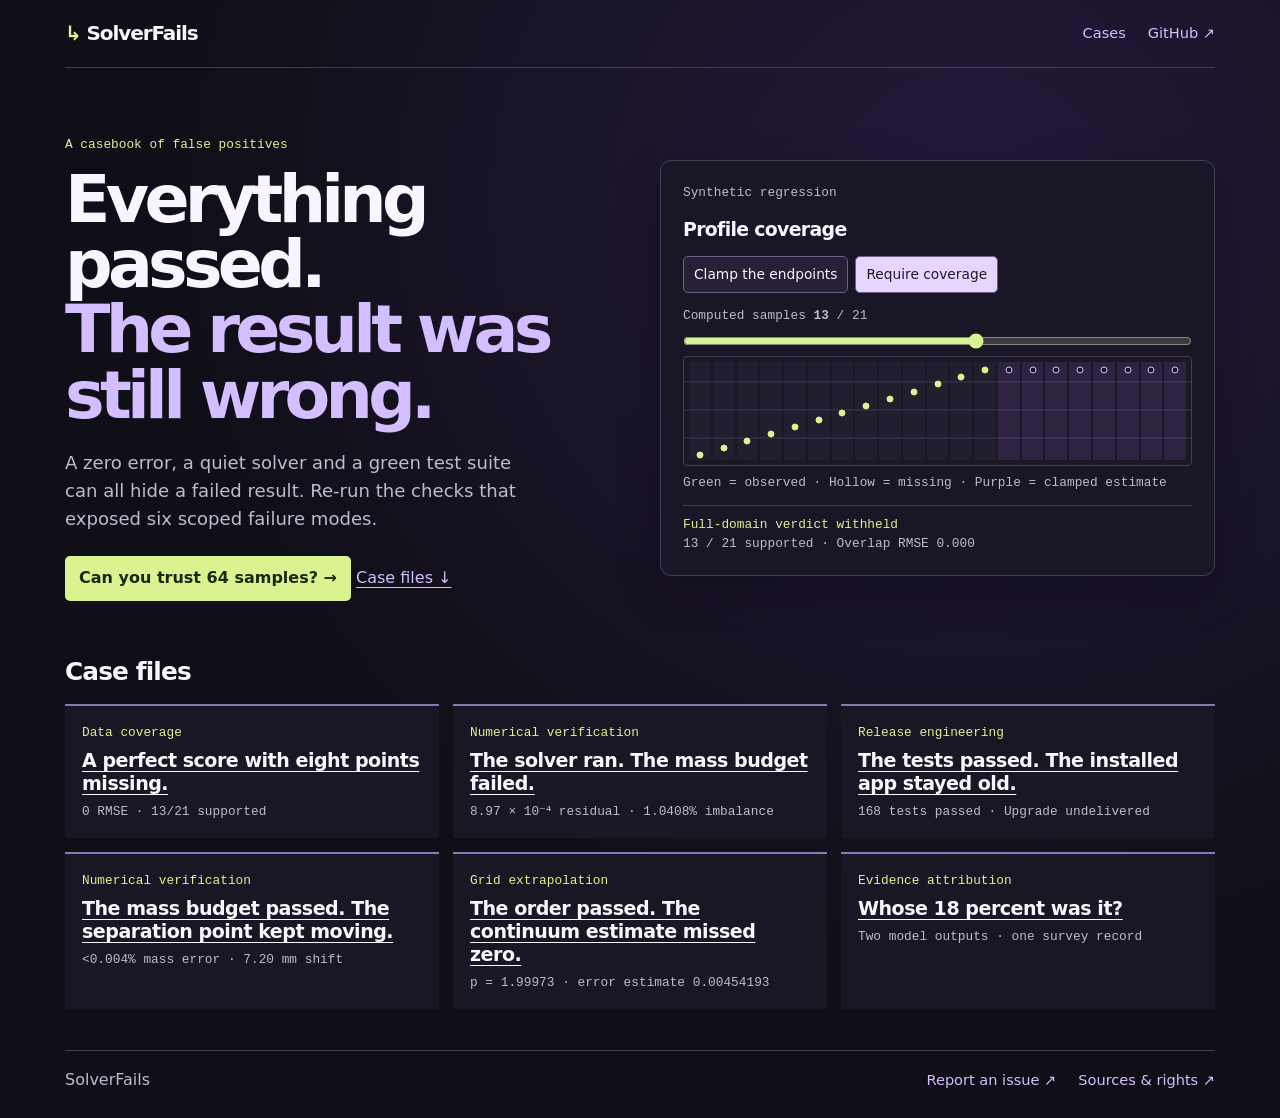
<file: site/index.html>
<!doctype html>
<html lang="en"><head><meta charset="utf-8"><meta name="viewport" content="width=device-width, initial-scale=1">
<meta name="description" content="Reproducible case files on false positives in computing."><title>SolverFails</title><link rel="stylesheet" href="style.css"><script type="module" src="ui.mjs"></script></head>
<body><a class="skip" href="#main">Skip to content</a><header class="bar"><a class="brand" href="./"><b>↳</b> SolverFails</a><nav aria-label="Primary"><a href="./#cases">Cases</a><a href="https://github.com/hengyuhang61-creator/solverfails">GitHub ↗</a></nav></header>
<main id="main"><section class="hero"><div><p class="kind">A casebook of false positives</p><h1>Everything passed.<br><em>The result was<br>still wrong.</em></h1><p class="lede">A zero error, a quiet solver and a green test suite can all hide a failed result. Re-run the checks that exposed six scoped failure modes.</p><a class="action" href="challenge.html">Can you trust 64 samples? →</a> <a href="#cases">Case files ↓</a></div><section class="console" aria-labelledby="demo-title"><p class="tag">Synthetic regression</p><h2 id="demo-title">Profile coverage</h2>
<div class="controls" role="group" aria-label="Scoring method"><button id="naive" aria-pressed="false">Clamp the endpoints</button><button id="strict" aria-pressed="true">Require coverage</button></div>
<label for="extent">Computed samples <strong id="count">13</strong> / 21</label><input id="extent" type="range" min="2" max="21" value="13">
<div id="plot" class="plot" aria-hidden="true"></div><p class="legend">Green = observed · Hollow = missing · Purple = clamped estimate</p>
<output id="result" for="extent" aria-live="polite">Full-domain verdict withheld<br><small>13 / 21 supported · Overlap RMSE 0.000</small></output><noscript>Enable JavaScript for the live check, or use the command-line example.</noscript>
</section></section><section id="cases"><h2>Case files</h2><div class="cards"><article class="card"><p class="kind">Data coverage</p><h3><a href="coverage.html">A perfect score with eight points missing.</a></h3><p class="fact">0 RMSE · 13/21 supported</p></article>
<article class="card"><p class="kind">Numerical verification</p><h3><a href="conservation.html">The solver ran. The mass budget failed.</a></h3><p class="fact">8.97 × 10⁻⁴ residual · 1.0408% imbalance</p></article>
<article class="card"><p class="kind">Release engineering</p><h3><a href="deployment.html">The tests passed. The installed app stayed old.</a></h3><p class="fact">168 tests passed · Upgrade undelivered</p></article>
<article class="card"><p class="kind">Numerical verification</p><h3><a href="mach5-drift.html">The mass budget passed. The separation point kept moving.</a></h3><p class="fact">&lt;0.004% mass error · 7.20 mm shift</p></article>
<article class="card"><p class="kind">Grid extrapolation</p><h3><a href="witnesses.html#grid">The order passed. The continuum estimate missed zero.</a></h3><p class="fact">p = 1.99973 · error estimate 0.00454193</p></article>
<article class="card"><p class="kind">Evidence attribution</p><h3><a href="witnesses.html#survey">Whose 18 percent was it?</a></h3><p class="fact">Two model outputs · one survey record</p></article></div></section></main><footer><span>SolverFails</span><a href="https://github.com/hengyuhang61-creator/solverfails/issues/new">Report an issue ↗</a><a href="https://github.com/hengyuhang61-creator/solverfails/blob/main/THIRD_PARTY_NOTICES.md">Sources &amp; rights ↗</a></footer></body></html>
</file>
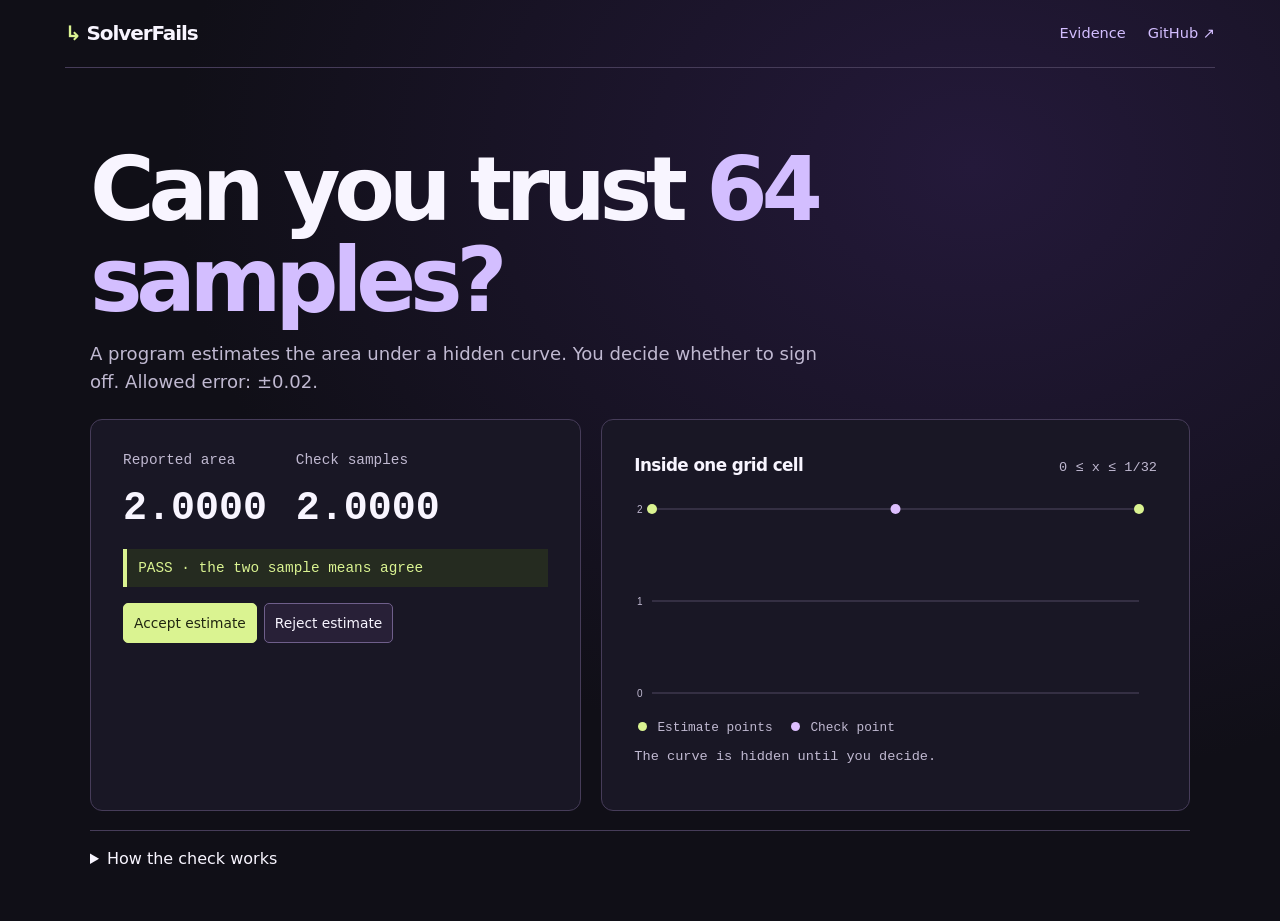
<file: site/challenge.html>
<!doctype html>
<html lang="en"><head><meta charset="utf-8"><meta name="viewport" content="width=device-width, initial-scale=1">
<meta name="description" content="Make a call from 64 samples. Reveal the exact answer, move the sampling points and export a runnable regression.">
<title>Can you trust 64 samples? · SolverFails</title><link rel="stylesheet" href="style.css"><link rel="stylesheet" href="challenge.css">
<script type="module" src="challenge-ui.mjs"></script></head>
<body><a class="skip" href="#main">Skip to content</a><header class="bar"><a class="brand" href="index.html"><b>↳</b> SolverFails</a><nav><a href="witnesses.html">Evidence</a><a href="https://github.com/hengyuhang61-creator/solverfails">GitHub ↗</a></nav></header>
<main id="main" class="challenge"><h1>Can you trust <em>64 samples?</em></h1><p class="lede">A program estimates the area under a hidden curve. You decide whether to sign off. Allowed error: ±0.02.</p>
<div class="board"><section class="decision" aria-label="Review the estimate">
<div class="stats"><div>Reported area<strong id="estimate">…</strong></div><div>Check samples<strong id="witness">…</strong></div></div>
<p class="signal" id="signal" aria-live="polite"></p>
<div class="controls" id="votes"><button id="ship" class="primary">Accept estimate</button><button id="hold">Reject estimate</button></div>
<p id="feedback" role="status"></p>
<div id="after" hidden><p id="truth"></p><label for="method">Place the second set of 32 points</label><select id="method"><option value="interleaved">Interleaved · half a cell</option><option value="staggered">Staggered · 0.382 cells</option></select><p id="audit"></p>
<div class="controls"><button id="export">Export Python test ↓</button><button id="next">Next challenge →</button></div><a id="share" href="challenge.html">Share this challenge</a></div></section>
<section class="scope" aria-label="Sample plot"><div class="plot-title"><h2>Inside one grid cell</h2><span>0 ≤ x ≤ 1/32</span></div><canvas id="curve" width="640" height="300" aria-label="First grid cell with primary and check samples"></canvas>
<p class="legend"><i></i> Estimate points <b></b> Check point <span id="curve-key" hidden> · Line = revealed curve</span></p><p id="formula">The curve is hidden until you decide.</p></section></div>
<details><summary>How the check works</summary><p>The estimate averages 32 equally spaced values on [0,1). A second set of 32 values checks it. Agreement within 0.02 gives a green signal. Each sampling rule gets exactly 64 evaluations. The analytical integral grades your choice after the reveal. These are constructed waveforms.</p>
<p><a href="sampling-summary.json">Sweep results by input family</a> · <a href="https://github.com/hengyuhang61-creator/solverfails/blob/main/challenge/PROTOCOL.md">Inputs, oracle and reproduction</a> · <a href="witnesses.html#grid">Real passing upstream test</a></p></details>
<noscript>Run <code>node challenge/sweep.mjs</code> in the source download to replay the benchmark without JavaScript in the browser.</noscript></main></body></html>
</file>
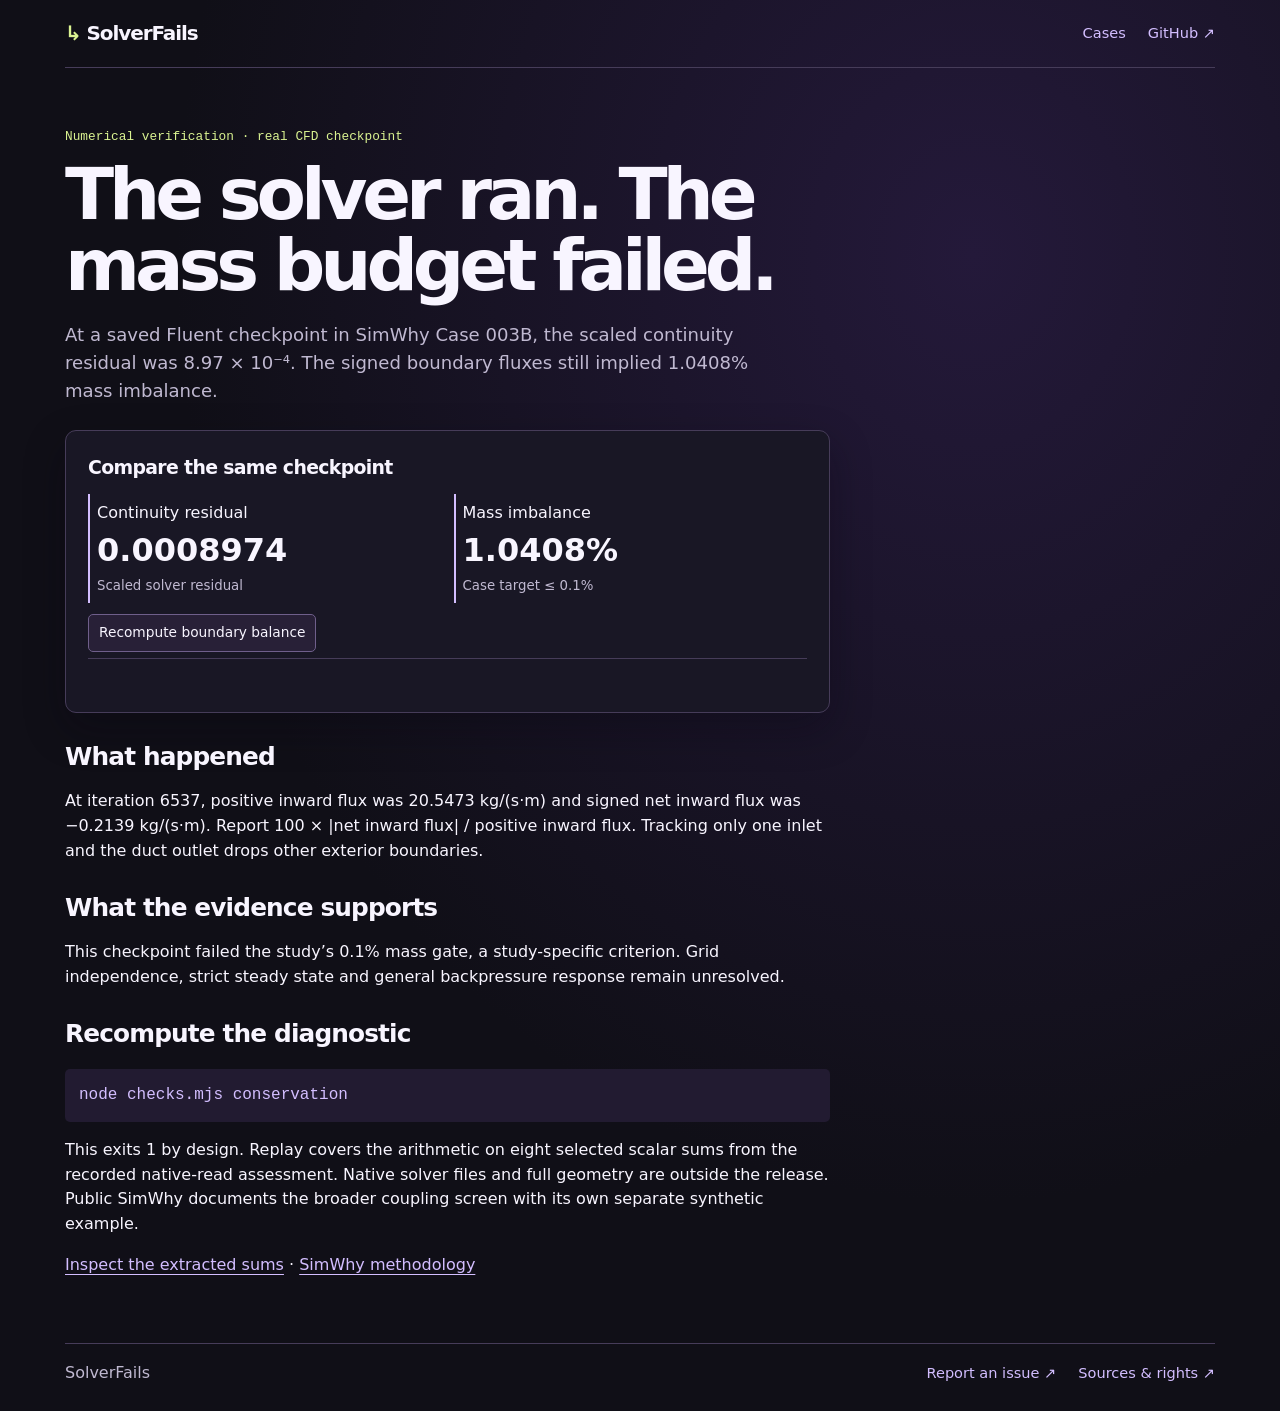
<file: site/conservation.html>
<!doctype html>
<html lang="en"><head><meta charset="utf-8"><meta name="viewport" content="width=device-width, initial-scale=1">
<meta name="description" content="The solver ran. The mass budget failed."><title>Conservation · SolverFails</title><link rel="stylesheet" href="style.css"><script type="module" src="ui.mjs"></script></head>
<body><a class="skip" href="#main">Skip to content</a><header class="bar"><a class="brand" href="./"><b>↳</b> SolverFails</a><nav aria-label="Primary"><a href="./#cases">Cases</a><a href="https://github.com/hengyuhang61-creator/solverfails">GitHub ↗</a></nav></header>
<main id="main"><article class="case"><p class="kind">Numerical verification · real CFD checkpoint</p><h1>The solver ran. The mass budget failed.</h1><p class="lede">At a saved Fluent checkpoint in SimWhy Case 003B, the scaled continuity residual was 8.97 × 10⁻⁴. The signed boundary fluxes still implied 1.0408% mass imbalance.</p>
<section class="console evidence"><h2>Compare the same checkpoint</h2><div class="metrics"><div>Continuity residual<strong>0.0008974</strong><small>Scaled solver residual</small></div><div>Mass imbalance<strong>1.0408%</strong><small>Case target ≤ 0.1%</small></div></div><button id="budget">Recompute boundary balance</button><output id="budget-result" aria-live="polite"></output></section>
<h2>What happened</h2><p>At iteration 6537, positive inward flux was 20.5473 kg/(s·m) and signed net inward flux was −0.2139 kg/(s·m). Report 100 × |net inward flux| / positive inward flux. Tracking only one inlet and the duct outlet drops other exterior boundaries.</p>
<h2>What the evidence supports</h2><p>This checkpoint failed the study’s 0.1% mass gate, a study-specific criterion. Grid independence, strict steady state and general backpressure response remain unresolved.</p>
<h2>Recompute the diagnostic</h2><pre><code>node checks.mjs conservation</code></pre><p>This exits 1 by design. Replay covers the arithmetic on eight selected scalar sums from the recorded native-read assessment. Native solver files and full geometry are outside the release. Public SimWhy documents the broader coupling screen with its own separate synthetic example.</p>
<p><a href="case003b.json">Inspect the extracted sums</a> · <a href="https://github.com/yuhangheng/simwhy/blob/a9c1578d043418ba1871030189d4067fe904401e/docs/coupling_evidence.md">SimWhy methodology</a></p></article></main><footer><span>SolverFails</span><a href="https://github.com/hengyuhang61-creator/solverfails/issues/new">Report an issue ↗</a><a href="https://github.com/hengyuhang61-creator/solverfails/blob/v0.1.0/THIRD_PARTY_NOTICES.md">Sources &amp; rights ↗</a></footer></body></html>
</file>
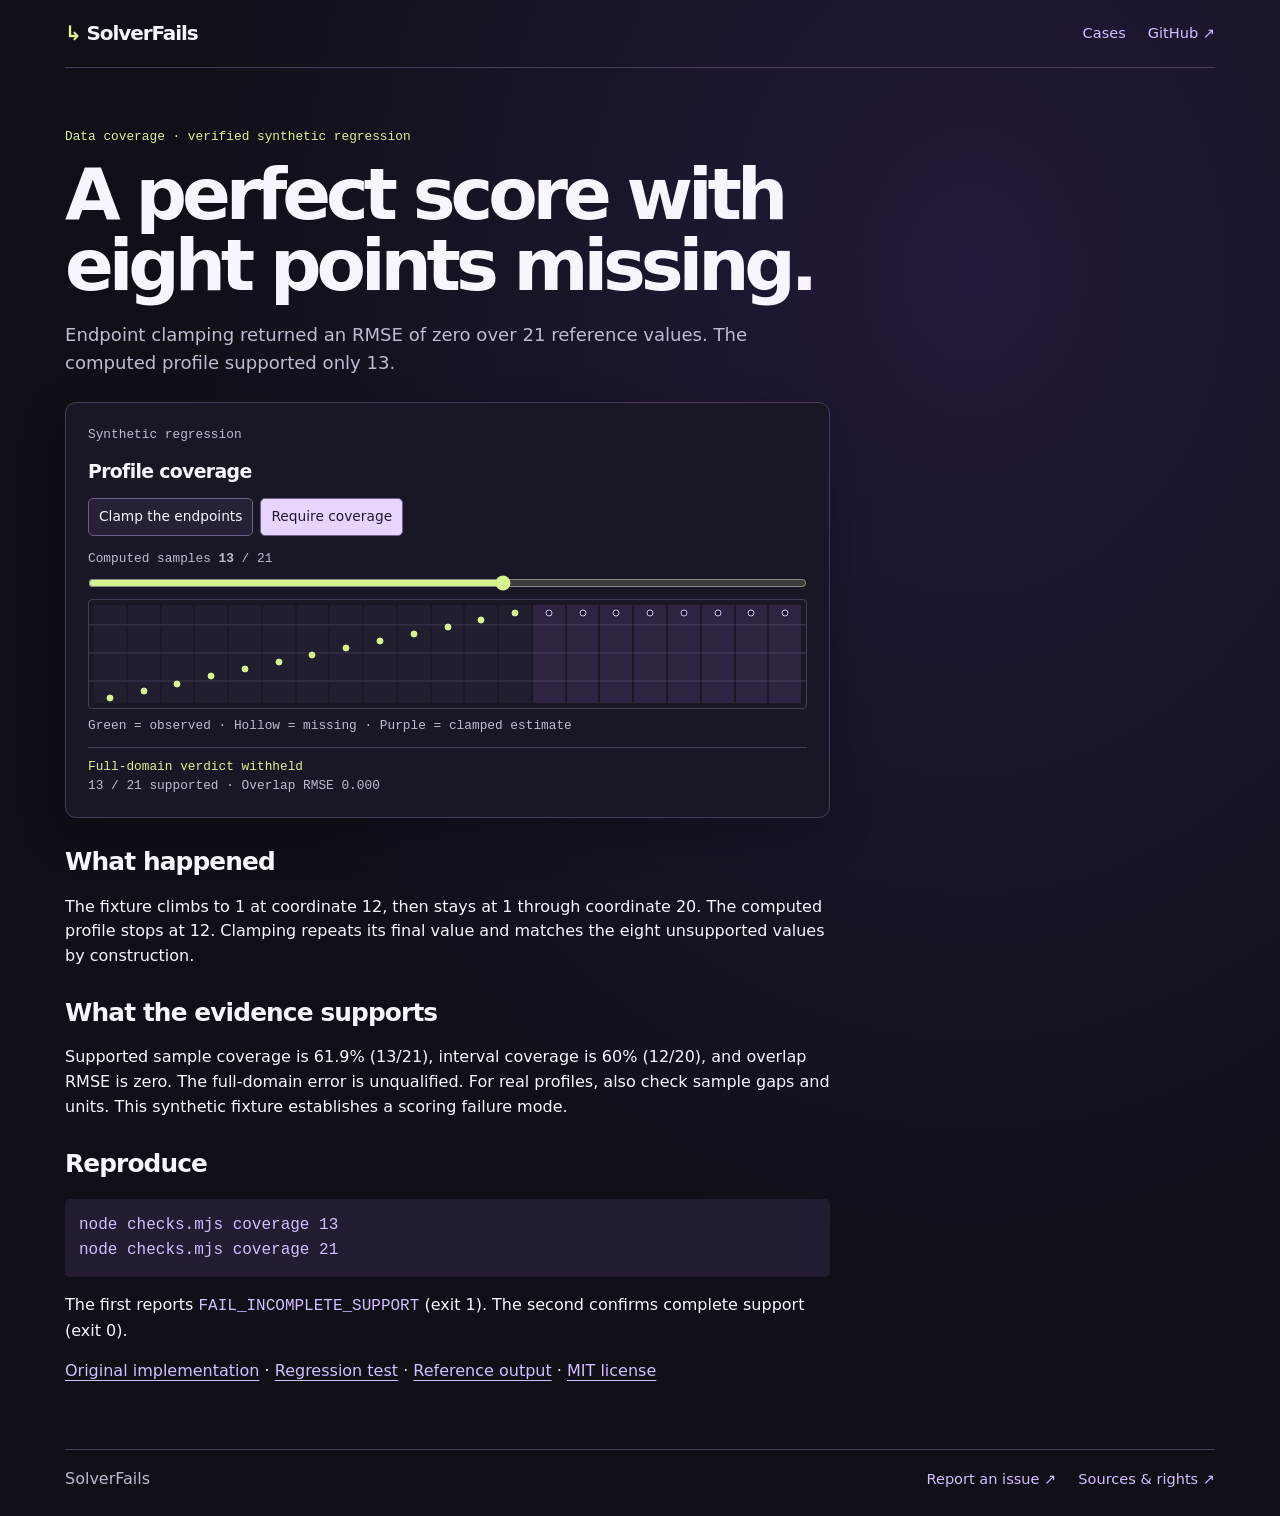
<file: site/coverage.html>
<!doctype html>
<html lang="en"><head><meta charset="utf-8"><meta name="viewport" content="width=device-width, initial-scale=1">
<meta name="description" content="A perfect score with eight points missing."><title>Coverage · SolverFails</title><link rel="stylesheet" href="style.css"><script type="module" src="ui.mjs"></script></head>
<body><a class="skip" href="#main">Skip to content</a><header class="bar"><a class="brand" href="./"><b>↳</b> SolverFails</a><nav aria-label="Primary"><a href="./#cases">Cases</a><a href="https://github.com/hengyuhang61-creator/solverfails">GitHub ↗</a></nav></header>
<main id="main"><article class="case"><p class="kind">Data coverage · verified synthetic regression</p><h1>A perfect score with eight points missing.</h1><p class="lede">Endpoint clamping returned an RMSE of zero over 21 reference values. The computed profile supported only 13.</p>
<section class="console" aria-labelledby="demo-title"><p class="tag">Synthetic regression</p><h2 id="demo-title">Profile coverage</h2>
<div class="controls" role="group" aria-label="Scoring method"><button id="naive" aria-pressed="false">Clamp the endpoints</button><button id="strict" aria-pressed="true">Require coverage</button></div>
<label for="extent">Computed samples <strong id="count">13</strong> / 21</label><input id="extent" type="range" min="2" max="21" value="13">
<div id="plot" class="plot" aria-hidden="true"></div><p class="legend">Green = observed · Hollow = missing · Purple = clamped estimate</p>
<output id="result" for="extent" aria-live="polite">Full-domain verdict withheld<br><small>13 / 21 supported · Overlap RMSE 0.000</small></output><noscript>Enable JavaScript for the live check, or use the command-line example.</noscript>
</section>
<h2>What happened</h2><p>The fixture climbs to 1 at coordinate 12, then stays at 1 through coordinate 20. The computed profile stops at 12. Clamping repeats its final value and matches the eight unsupported values by construction.</p>
<h2>What the evidence supports</h2><p>Supported sample coverage is 61.9% (13/21), interval coverage is 60% (12/20), and overlap RMSE is zero. The full-domain error is unqualified. For real profiles, also check sample gaps and units. This synthetic fixture establishes a scoring failure mode.</p>
<h2>Reproduce</h2><pre><code>node checks.mjs coverage 13
node checks.mjs coverage 21</code></pre><p>The first reports <code>FAIL_INCOMPLETE_SUPPORT</code> (exit 1). The second confirms complete support (exit 0).</p>
<p><a href="https://github.com/hengyuhang61-creator/cfd-profile-audit/blob/657a81d888186e89a5ff30d83cd2c8b1453a179b/src/cfd_profile_audit/core.py">Original implementation</a> · <a href="https://github.com/hengyuhang61-creator/cfd-profile-audit/blob/657a81d888186e89a5ff30d83cd2c8b1453a179b/tests/test_core.py">Regression test</a> · <a href="https://github.com/hengyuhang61-creator/cfd-profile-audit/blob/657a81d888186e89a5ff30d83cd2c8b1453a179b/examples/demo-audit.json">Reference output</a> · <a href="https://github.com/hengyuhang61-creator/cfd-profile-audit/blob/657a81d888186e89a5ff30d83cd2c8b1453a179b/LICENSE">MIT license</a></p></article></main><footer><span>SolverFails</span><a href="https://github.com/hengyuhang61-creator/solverfails/issues/new">Report an issue ↗</a><a href="https://github.com/hengyuhang61-creator/solverfails/blob/v0.1.0/THIRD_PARTY_NOTICES.md">Sources &amp; rights ↗</a></footer></body></html>
</file>
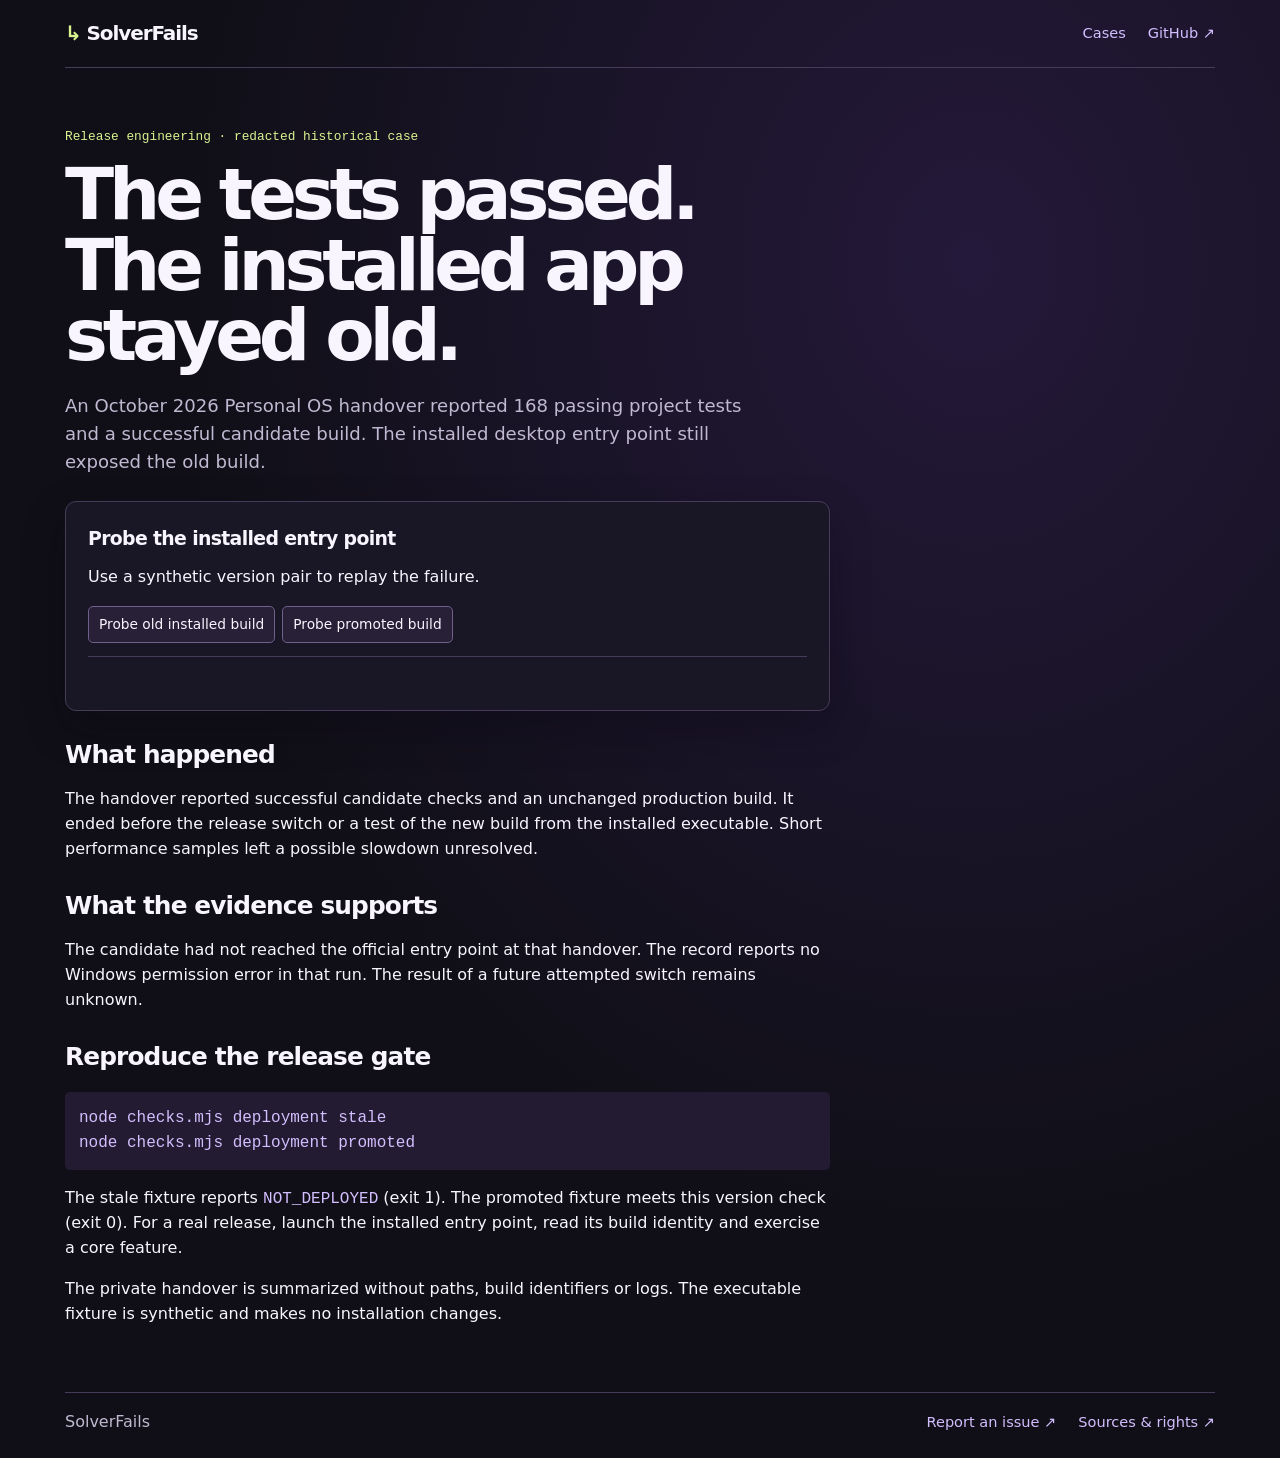
<file: site/deployment.html>
<!doctype html>
<html lang="en"><head><meta charset="utf-8"><meta name="viewport" content="width=device-width, initial-scale=1">
<meta name="description" content="The tests passed. The installed app stayed old."><title>Deployment · SolverFails</title><link rel="stylesheet" href="style.css"><script type="module" src="ui.mjs"></script></head>
<body><a class="skip" href="#main">Skip to content</a><header class="bar"><a class="brand" href="./"><b>↳</b> SolverFails</a><nav aria-label="Primary"><a href="./#cases">Cases</a><a href="https://github.com/hengyuhang61-creator/solverfails">GitHub ↗</a></nav></header>
<main id="main"><article class="case"><p class="kind">Release engineering · redacted historical case</p><h1>The tests passed. The installed app stayed old.</h1><p class="lede">An October 2026 Personal OS handover reported 168 passing project tests and a successful candidate build. The installed desktop entry point still exposed the old build.</p>
<section class="console evidence"><h2>Probe the installed entry point</h2><p>Use a synthetic version pair to replay the failure.</p><div class="controls"><button id="old-build">Probe old installed build</button><button id="new-build">Probe promoted build</button></div><output id="delivery-result" aria-live="polite"></output></section>
<h2>What happened</h2><p>The handover reported successful candidate checks and an unchanged production build. It ended before the release switch or a test of the new build from the installed executable. Short performance samples left a possible slowdown unresolved.</p>
<h2>What the evidence supports</h2><p>The candidate had not reached the official entry point at that handover. The record reports no Windows permission error in that run. The result of a future attempted switch remains unknown.</p>
<h2>Reproduce the release gate</h2><pre><code>node checks.mjs deployment stale
node checks.mjs deployment promoted</code></pre><p>The stale fixture reports <code>NOT_DEPLOYED</code> (exit 1). The promoted fixture meets this version check (exit 0). For a real release, launch the installed entry point, read its build identity and exercise a core feature.</p><p>The private handover is summarized without paths, build identifiers or logs. The executable fixture is synthetic and makes no installation changes.</p></article></main><footer><span>SolverFails</span><a href="https://github.com/hengyuhang61-creator/solverfails/issues/new">Report an issue ↗</a><a href="https://github.com/hengyuhang61-creator/solverfails/blob/v0.1.0/THIRD_PARTY_NOTICES.md">Sources &amp; rights ↗</a></footer></body></html>
</file>
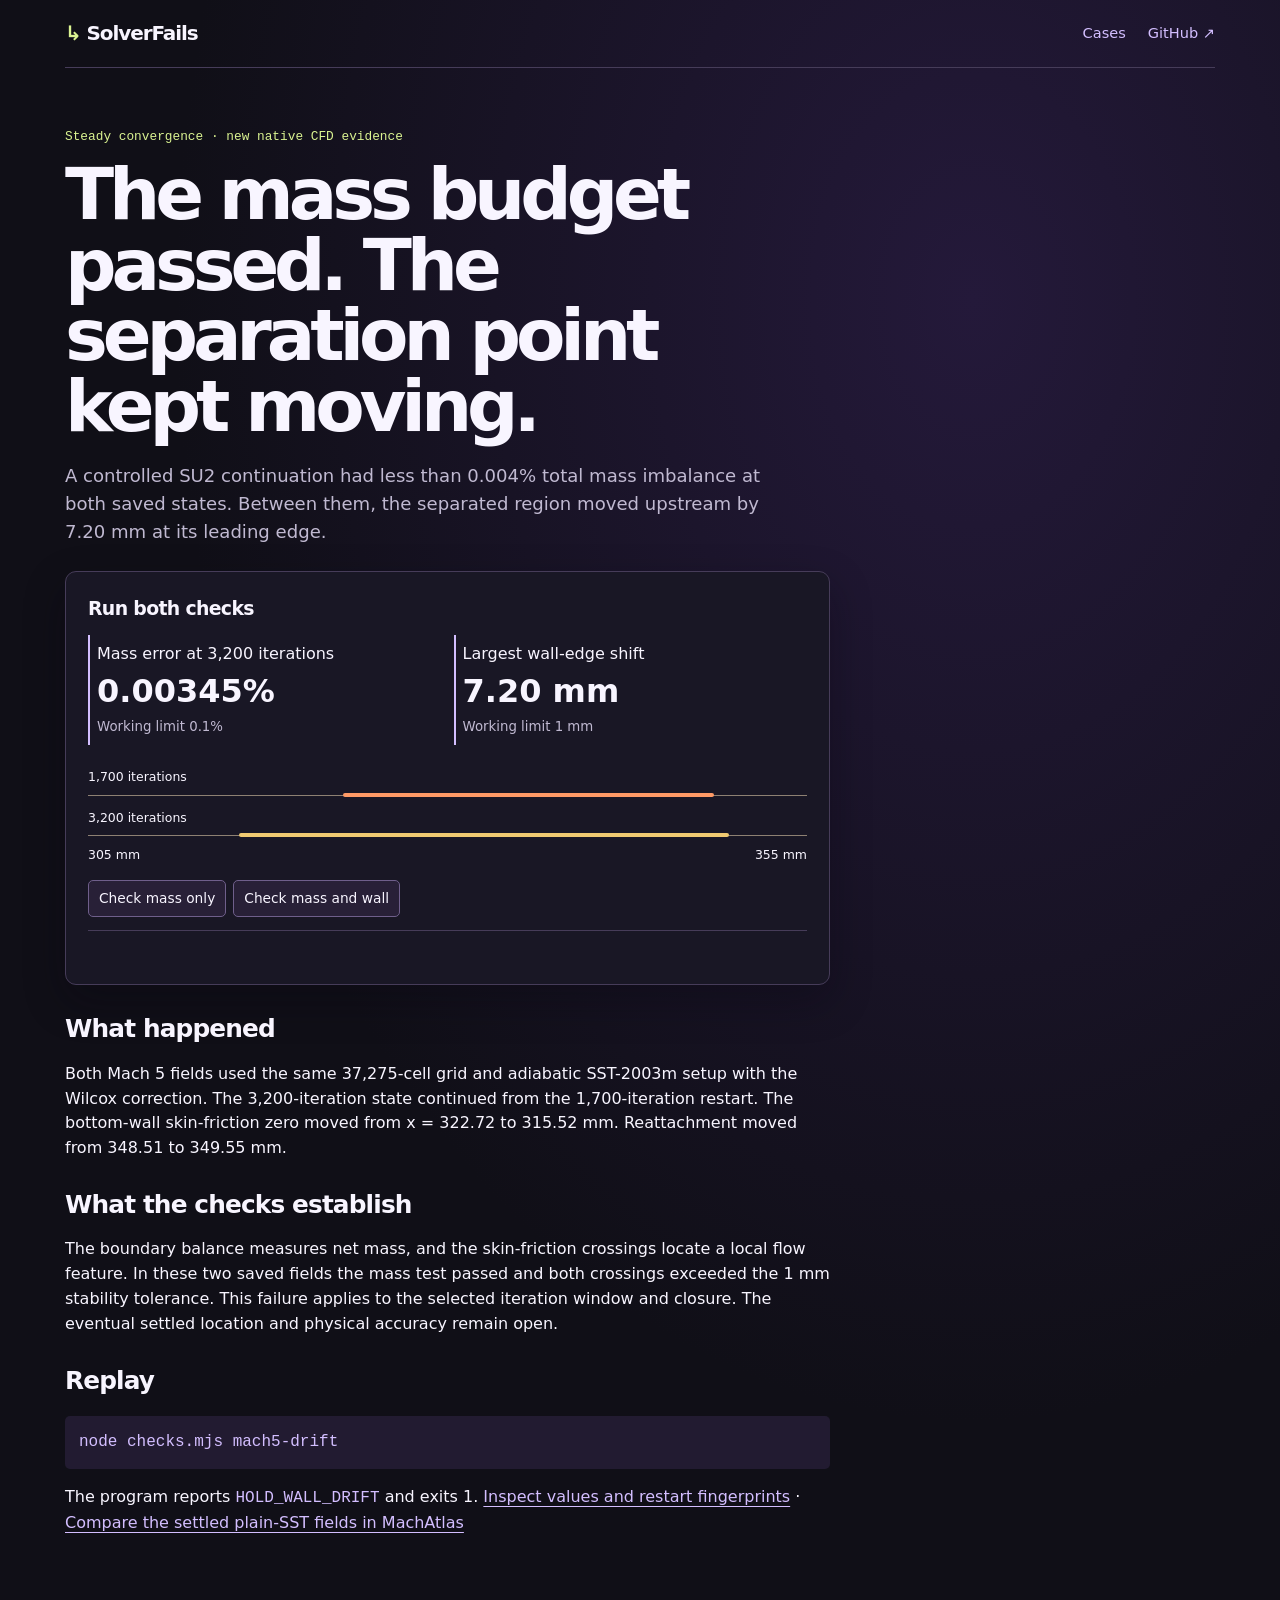
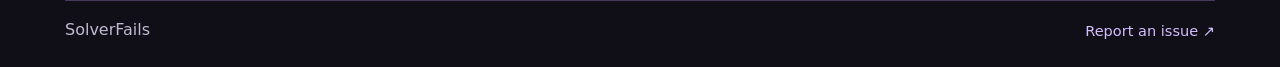
<file: site/mach5-drift.html>
<!doctype html>
<html lang="en"><head><meta charset="utf-8"><meta name="viewport" content="width=device-width, initial-scale=1">
<meta name="description" content="A Mach 5 SU2 calculation passed mass balance while the separation point moved 7.2 mm.">
<title>Separation drift · SolverFails</title><link rel="stylesheet" href="style.css"><script type="module" src="ui.mjs"></script></head>
<body><a class="skip" href="#main">Skip to content</a><header class="bar"><a class="brand" href="./"><b>↳</b> SolverFails</a><nav aria-label="Primary"><a href="./#cases">Cases</a><a href="https://github.com/hengyuhang61-creator/solverfails">GitHub ↗</a></nav></header>
<main id="main"><article class="case">
<p class="kind">Steady convergence · new native CFD evidence</p><h1>The mass budget passed. The separation point kept moving.</h1>
<p class="lede">A controlled SU2 continuation had less than 0.004% total mass imbalance at both saved states. Between them, the separated region moved upstream by 7.20 mm at its leading edge.</p>
<section class="console evidence"><h2>Run both checks</h2>
<div class="metrics"><div>Mass error at 3,200 iterations<strong>0.00345%</strong><small>Working limit 0.1%</small></div><div>Largest wall-edge shift<strong>7.20 mm</strong><small>Working limit 1 mm</small></div></div>
<div class="drift-track" aria-label="Separated wall intervals measured along the plate">
<div><span>1,700 iterations</span><i style="left:35.43%;right:12.97%"></i></div>
<div><span>3,200 iterations</span><i style="left:21.03%;right:10.89%"></i></div>
<small><span>305 mm</span><span>355 mm</span></small>
</div>
<div class="controls"><button id="drift-mass">Check mass only</button><button id="drift-both">Check mass and wall</button></div><output id="drift-output" aria-live="polite"></output></section>
<h2>What happened</h2><p>Both Mach 5 fields used the same 37,275-cell grid and adiabatic SST-2003m setup with the Wilcox correction. The 3,200-iteration state continued from the 1,700-iteration restart. The bottom-wall skin-friction zero moved from x = 322.72 to 315.52 mm. Reattachment moved from 348.51 to 349.55 mm.</p>
<h2>What the checks establish</h2><p>The boundary balance measures net mass, and the skin-friction crossings locate a local flow feature. In these two saved fields the mass test passed and both crossings exceeded the 1 mm stability tolerance. This failure applies to the selected iteration window and closure. The eventual settled location and physical accuracy remain open.</p>
<h2>Replay</h2><pre><code>node checks.mjs mach5-drift</code></pre><p>The program reports <code>HOLD_WALL_DRIFT</code> and exits 1. <a href="mach5-drift.json">Inspect values and restart fingerprints</a> · <a href="https://hengyuhang61-creator.github.io/machatlas/research.html#discrepancy">Compare the settled plain-SST fields in MachAtlas</a></p>
</article></main><footer><span>SolverFails</span><a href="https://github.com/hengyuhang61-creator/solverfails/issues/new">Report an issue ↗</a></footer></body></html>
</file>
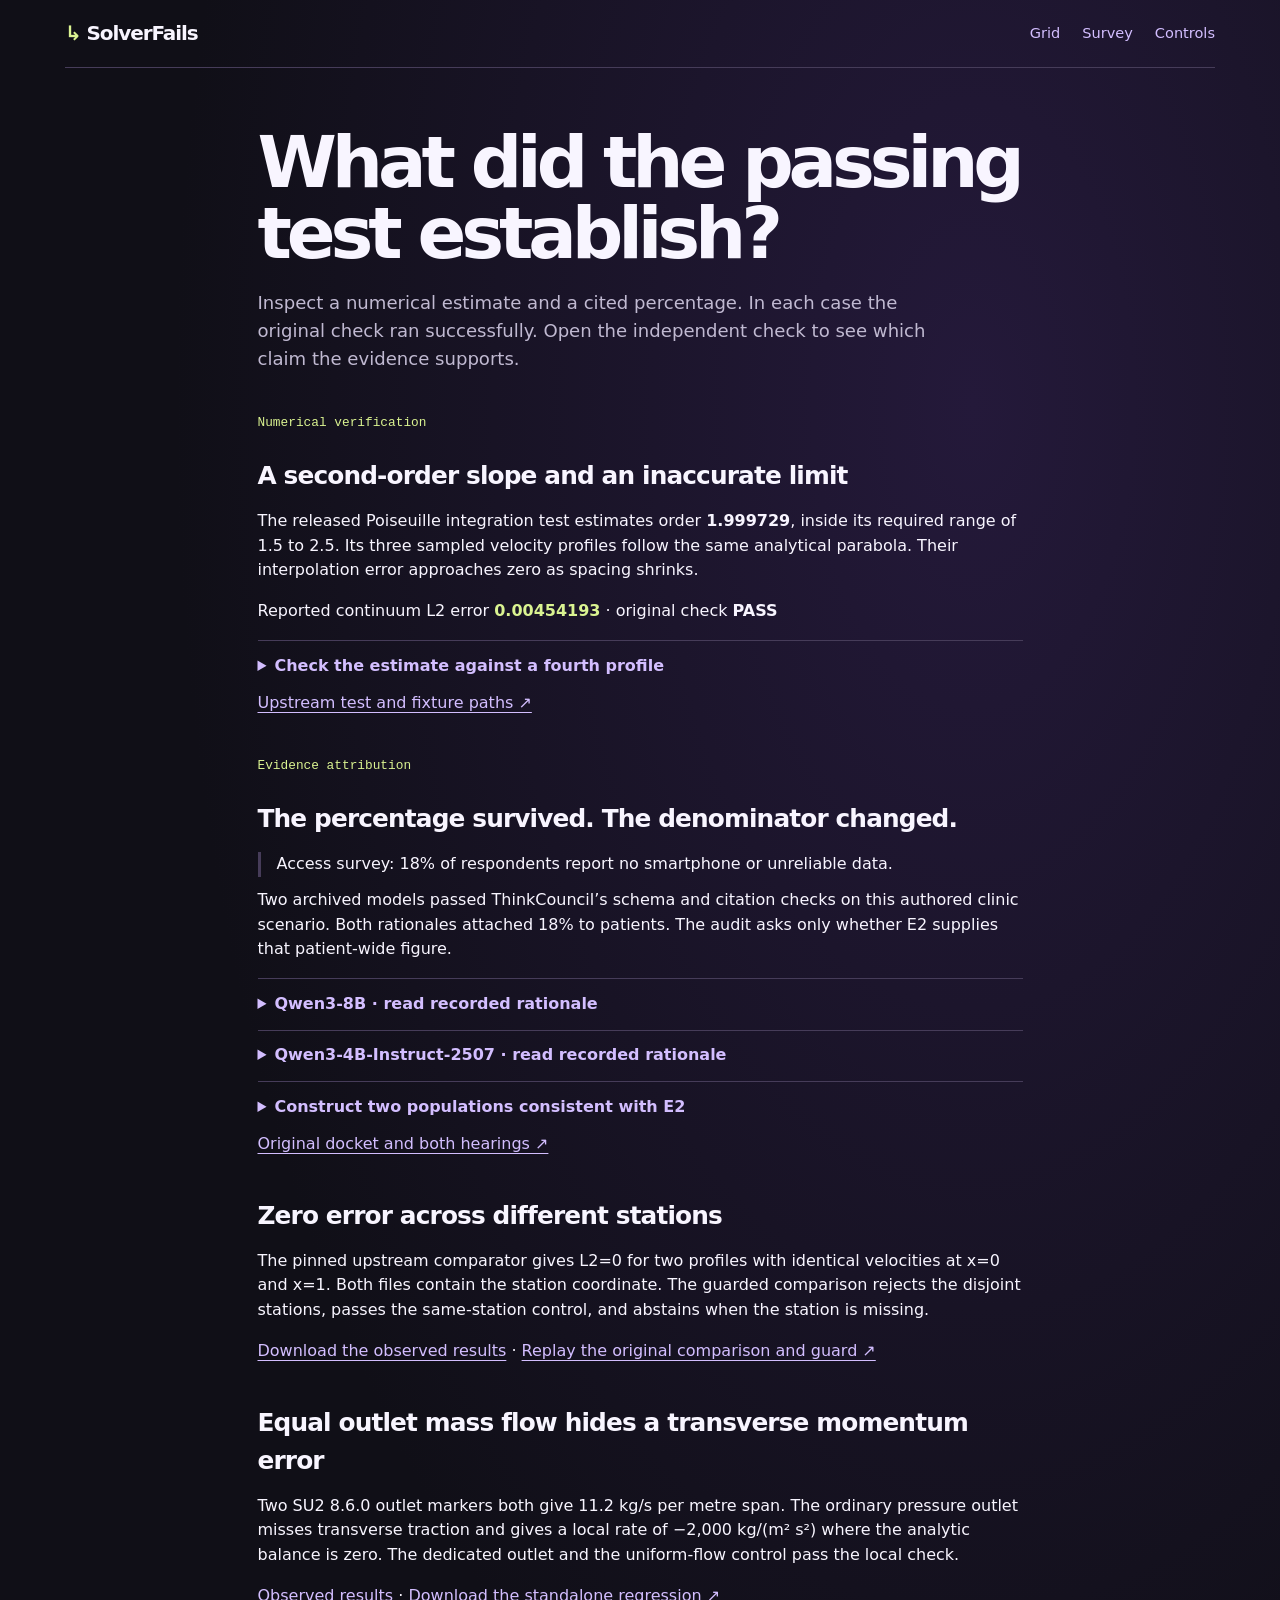
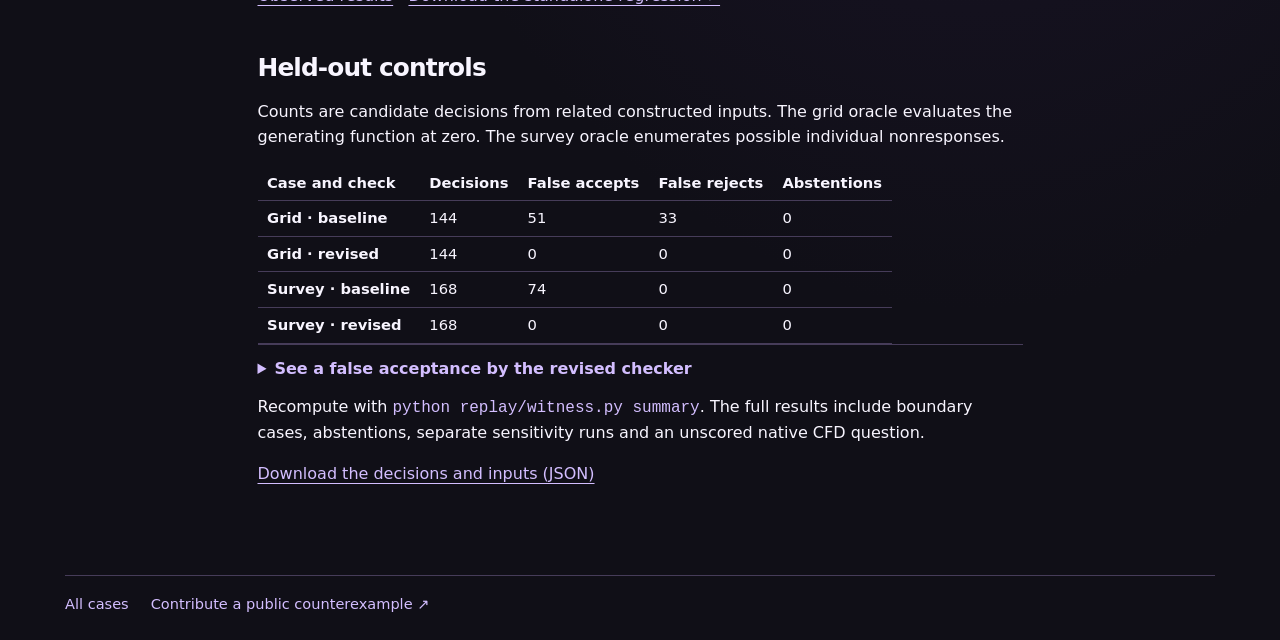
<file: site/witnesses.html>
<!doctype html>
<html lang="en"><head><meta charset="utf-8"><meta name="viewport" content="width=device-width, initial-scale=1">
<title>When the check passes | SolverFails</title><link rel="stylesheet" href="style.css">
<style>details{border-top:1px solid var(--line);padding:.8em 0}summary{cursor:pointer;color:var(--a);font-weight:650}details p,blockquote{margin:.7em 0}blockquote{padding-left:1em;border-left:3px solid var(--line)}table{border-collapse:collapse;font-size:.92em}td,th{padding:.4em .65em;border-bottom:1px solid var(--line);text-align:left}.scroll{overflow:auto}.case section{margin:2.5em 0}.rate{color:var(--hi)}.case a{overflow-wrap:anywhere}</style>
</head><body><a class="skip" href="#main">Skip to content</a><header class="bar"><a class="brand" href="index.html"><b>↳</b> SolverFails</a><nav><a href="#grid">Grid</a><a href="#survey">Survey</a><a href="#controls">Controls</a></nav></header>
<main id="main" class="case"><h1>What did the passing test establish?</h1>
<p class="lede">Inspect a numerical estimate and a cited percentage. In each case the original check ran successfully. Open the independent check to see which claim the evidence supports.</p>
<section id="grid"><p class="kind">Numerical verification</p><h2>A second-order slope and an inaccurate limit</h2>
<p>The released Poiseuille integration test estimates order <strong>1.999729</strong>, inside its required range of 1.5 to 2.5. Its three sampled velocity profiles follow the same analytical parabola. Their interpolation error approaches zero as spacing shrinks.</p>
<p>Reported continuum L2 error <b class="rate">0.00454193</b> · original check <b>PASS</b></p>
<details><summary>Check the estimate against a fourth profile</summary><p>With 41 profile points, the measured L2 error is 5.6725848e-05. The fine and fourth observations predict a limit of -1.419e-08. The released estimate fails the 10⁻⁶ agreement test.</p>
<p>Using the fine pair in the original three-level extrapolation gives <strong>-2.84e-07</strong>. It passes the fourth-level test and lies within 10⁻⁶ of the analytical zero. The small negative estimate is a signed extrapolation artifact.</p></details>
<a href="https://github.com/vvp-cfd/cfd-vv-suite/blob/d428d076fad18b486947deb341bcf51773ecc24f/tools/tests/test_integration.py">Upstream test and fixture paths ↗</a></section>
<section id="survey"><p class="kind">Evidence attribution</p><h2>The percentage survived. The denominator changed.</h2><blockquote>Access survey: 18% of respondents report no smartphone or unreliable data.</blockquote>
<p>Two archived models passed ThinkCouncil’s schema and citation checks on this authored clinic scenario. Both rationales attached 18% to patients. The audit asks only whether E2 supplies that patient-wide figure.</p><details><summary>Qwen3-8B · read recorded rationale</summary><blockquote>The stepped pilot demonstrates a 12% reduction in no-shows (E1), which is a concrete benefit, while the full rollout risks excluding 18% of patients (E2). The supplier’s cancellation flexibility (E3) allows adjustments, mitigating exclusion risks. However, the lack of a control group in E1 introduces uncertainty about causality.</blockquote></details><details><summary>Qwen3-4B-Instruct-2507 · read recorded rationale</summary><blockquote>The board’s explicit concern about excluding patients without smartphones necessitates a solution that preserves access. Evidence E2 shows 18% of patients lack smartphones or have unreliable data, making a full rollout risky. Evidence E1 reports a 12% reduction in no-shows in a two-week pilot, but without a control group, causality is unverified (E1 uncertainty). A stepped pilot mitigates this uncertainty by enabling real-world observation and adaptive scaling, aligning with the method of uncertainty-based decision-making (E1).</blockquote></details>
<details><summary>Construct two populations consistent with E2</summary><p>Suppose 18 of 100 respondents reported a barrier, and another 100 patients did not respond. If none of the latter have the barrier, the patient-wide rate is <strong>9%</strong>. If all do, it is <strong>59%</strong>. These illustrative populations refute the inference from E2 alone. The clinic’s actual prevalence is unknown.</p><p>A supported wording is “18% of survey respondents reported no smartphone or unreliable data.” This check uses a human annotation of the target population and leaves decisions about rollout and exclusion risk open.</p></details>
<a href="https://github.com/hengyuhang61-creator/thinkcouncil/tree/6eb6dc4d645a772aaacdbbaf197e1b09c4be8be6/eval">Original docket and both hearings ↗</a></section>
<section id="coordinates"><h2>Zero error across different stations</h2>
<p>The pinned upstream comparator gives L2=0 for two profiles with identical velocities at x=0 and x=1. Both files contain the station coordinate. The guarded comparison rejects the disjoint stations, passes the same-station control, and abstains when the station is missing.</p>
<p><a href="coordinate-results.json" download>Download the observed results</a> · <a href="https://github.com/hengyuhang61-creator/solverfails/blob/main/replay/COORDINATE_WITNESS.md">Replay the original comparison and guard ↗</a></p></section>
<section id="outlet-traction"><h2>Equal outlet mass flow hides a transverse momentum error</h2>
<p>Two SU2 8.6.0 outlet markers both give 11.2 kg/s per metre span. The ordinary pressure outlet misses transverse traction and gives a local rate of −2,000 kg/(m² s²) where the analytic balance is zero. The dedicated outlet and the uniform-flow control pass the local check.</p>
<p><a href="outlet-traction-results.json" download>Observed results</a> · <a href="https://github.com/hengyuhang61-creator/solverfails/releases/download/v0.4.2/outlet-traction-regression.zip">Download the standalone regression ↗</a></p></section>
<section id="controls"><h2>Held-out controls</h2><p>Counts are candidate decisions from related constructed inputs. The grid oracle evaluates the generating function at zero. The survey oracle enumerates possible individual nonresponses.</p><div class="scroll"><table><thead><tr><th>Case and check</th><th>Decisions</th><th>False accepts</th><th>False rejects</th><th>Abstentions</th></tr></thead><tbody><tr><th>Grid · baseline</th><td>144</td><td>51</td><td>33</td><td>0</td></tr><tr><th>Grid · revised</th><td>144</td><td>0</td><td>0</td><td>0</td></tr><tr><th>Survey · baseline</th><td>168</td><td>74</td><td>0</td><td>0</td></tr><tr><th>Survey · revised</th><td>168</td><td>0</td><td>0</td><td>0</td></tr></tbody></table></div>
<details><summary>See a false acceptance by the revised checker</summary><p>On a separate stress test, the 4-, 8-, 16- and 32-panel trapezoid grids all sample cos(64πx) at the same phase. The fourth grid agrees with a proposed integral of <strong>2.718281</strong>. The analytical integral of exp(x) + cos(64πx) on [0, 1] is <strong>1.718282</strong>. Both checks pass an error near one. At a tighter 10⁻⁷ threshold the revised checker also makes errors within the reserved grid set.</p></details>
<p>Recompute with <code>python replay/witness.py summary</code>. The full results include boundary cases, abstentions, separate sensitivity runs and an unscored native CFD question.</p><a href="witness-results.json" download>Download the decisions and inputs (JSON)</a>
</section></main><footer><a href="index.html#cases">All cases</a><a href="https://github.com/hengyuhang61-creator/solverfails/issues/new">Contribute a public counterexample ↗</a></footer></body></html>
</file>
<file: site/style.css>
:root{color-scheme:dark;--bg:#100f17;--panel:#191725;--ink:#f8f5ff;--muted:#c0b9d1;--line:#463c59;--a:#d3beff;--hi:#daf391;--mono:ui-monospace,Consolas,monospace}
*{box-sizing:border-box}html{scroll-behavior:smooth}
body{margin:0;background:radial-gradient(ellipse at 76% 18%,#24193a,transparent 58%),var(--bg);color:var(--ink);font:16px/1.55 system-ui,sans-serif}
a{color:var(--a);text-underline-offset:.23em}:focus-visible{outline:2px solid var(--hi);outline-offset:4px}
.bar,main,footer{width:min(1150px,calc(100% - 64px));margin-inline:auto}
.bar{height:68px;display:flex;align-items:center;justify-content:space-between;border-bottom:1px solid var(--line)}
.brand{font-size:1.25rem;color:var(--ink);font-weight:820;letter-spacing:-.055em;text-decoration:none}
.brand b,.kind{color:var(--hi)}nav,footer{display:flex;gap:22px;align-items:center}nav a,footer a{text-decoration:none;font-size:.91rem}
.hero{display:grid;grid-template-columns:1fr 1fr;gap:40px;align-items:center;padding:67px 0 52px}
h1,h2,h3,p{margin-top:0}
h1{font-size:clamp(2.75rem,5.2vw,5.1rem);line-height:.98;letter-spacing:-.071em;margin-bottom:21px}
h1 em{font-style:normal;color:var(--a)}
h2{font-size:1.55rem;letter-spacing:-.035em;margin-bottom:13px}
.lede{color:var(--muted);font-size:1.13rem;max-width:42ch;margin-bottom:23px}
.kind,.tag,.fact,.legend,label,output{font:.8rem/1.5 var(--mono)}
.action{display:inline-block;background:var(--hi);color:#202611;padding:10px 14px;border-radius:5px;font-weight:750;text-decoration:none}
.console{border:1px solid var(--line);border-radius:11px;background:var(--panel);box-shadow:0 16px 42px #09071155;padding:22px;min-width:0}
.console h2{margin:0 0 12px;font-size:1.18rem}.tag,.legend,label{color:var(--muted)}
.controls{display:flex;gap:7px;flex-wrap:wrap;margin-bottom:13px}
button{font:inherit;font-size:.86rem;color:var(--ink);background:#282037;border:1px solid #6f5f8b;border-radius:5px;padding:7px 10px;cursor:pointer}
button[aria-pressed=true],button:hover{background:#e5d5ff;color:#21182f}
label{display:block}input[type=range]{width:100%;accent-color:var(--hi);margin:7px 0}
.plot{height:110px;border:1px solid var(--line);border-radius:4px;display:flex;padding:5px;background:repeating-linear-gradient(to top,#1a1825 0,#1a1825 24%,#40364e 25%,#1a1825 26%);gap:2px}
.plot span{position:relative;flex:1;background:#36304d44}.plot .missing{background:#8555ba30}
.plot i,.plot b{position:absolute;width:7px;height:7px;left:50%;transform:translate(-50%,50%);border:1px solid var(--a);border-radius:50%;background:var(--panel)}
.plot .supported i{background:var(--hi);border-color:var(--hi)}.plot b{display:none;background:var(--a)}.plot .clamped b{display:block}
.legend{margin:7px 0 12px}
output{display:block;color:var(--hi);min-height:2.5em;border-top:1px solid var(--line);padding-top:9px;margin-top:6px}
output small{font:inherit;color:var(--muted)}
.cards{display:grid;grid-template-columns:repeat(3,1fr);gap:14px}
.card{border-top:2px solid #8c77b2;background:#1a1724;padding:17px}
.card h3{font-size:1.19rem;line-height:1.2;letter-spacing:-.025em;margin-bottom:7px}.card h3 a{color:var(--ink)}
.card p{margin-bottom:7px}.card .fact{color:var(--muted);margin-bottom:0}
.case{max-width:765px;padding:59px 0 8px}.case h1{font-size:clamp(2.6rem,6vw,4.5rem)}.case .lede{max-width:61ch}.case h2{margin-top:25px}.case .console h2{margin-top:0}
.case .console{margin:25px 0}
.metrics{display:grid;grid-template-columns:1fr 1fr;gap:12px;margin:11px 0}
.metrics div{padding:7px;border-left:2px solid var(--a)}.metrics strong,.metrics small{display:block}.metrics strong{font-size:clamp(1.2rem,4vw,2rem)}.metrics small{color:var(--muted)}
pre{padding:14px;background:#221b31;border-radius:5px;overflow:auto}
code{font-family:var(--mono);color:var(--a)}
footer{margin-top:41px;padding:17px 0 25px;border-top:1px solid var(--line);color:var(--muted);flex-wrap:wrap}footer span{margin-right:auto}
.skip{position:absolute;left:10px;top:-80px;padding:7px;background:var(--panel)}.skip:focus{top:7px}
@media(max-width:860px){.hero{grid-template-columns:1fr;gap:23px;padding:45px 0}.cards{grid-template-columns:1fr}.lede{max-width:55ch}}
@media(max-width:480px){.bar,main,footer{width:calc(100% - 32px)}.bar{height:58px}nav,footer{gap:13px}.hero,.case{padding-top:34px}.console{padding:13px}.plot i,.plot b{width:5px;height:5px}}
@media(prefers-reduced-motion:reduce){html{scroll-behavior:auto}}
.drift-track{padding:.55rem 0 1rem}.drift-track>div{position:relative;border-bottom:1px solid #8e8173;padding:0 0 .35rem;margin-bottom:.55rem}.drift-track span,.drift-track small{font-size:.78rem}.drift-track i{position:absolute;bottom:-2px;height:4px;background:#ff9a66;border-radius:2px}.drift-track>div:nth-child(2) i{background:#f0ca71}.drift-track small{display:flex;justify-content:space-between}
</file>
<file: site/challenge.css>
.challenge{margin:clamp(2rem,6vw,5rem) auto 3rem;max-width:1100px}.challenge h1{font-size:clamp(2.8rem,6.9vw,6rem);line-height:1.03;margin-bottom:.15em}.challenge h1 em{color:var(--a);font-style:normal}.challenge .lede{max-width:66ch}.board{display:grid;grid-template-columns:1fr 1.2fr;gap:1.3rem}.decision,.scope{padding:clamp(1rem,2.5vw,2rem);border:1px solid var(--line);border-radius:12px;background:var(--panel);min-width:0}.stats{display:flex;gap:1.8rem;color:var(--muted);font: .9rem var(--mono)}.stats strong{display:block;color:var(--ink);font-size:clamp(1.4rem,3.5vw,2.5rem);margin:.45em 0}.signal{padding:.7rem;border-left:4px solid var(--hi);background:#252b20;color:var(--hi);font: .9rem var(--mono)}.signal[data-pass=false]{color:#ffc5aa;border-color:#ffc5aa;background:#362720}.challenge .primary{background:var(--hi);color:#202611;border-color:var(--hi)}.challenge .controls{margin-top:1em}.challenge button,.challenge select{min-height:40px}.challenge select{font:inherit;max-width:100%}.plot-title{display:flex;align-items:baseline;justify-content:space-between;gap:.6rem}.plot-title h2{font-size:1.05rem}.plot-title span,#formula{font: .85rem var(--mono);color:var(--muted)}#curve{width:100%;height:220px;display:block}.legend i,.legend b{display:inline-block;width:9px;height:9px;background:var(--hi);border-radius:50%;margin:0 .2rem}.legend b{background:#ddbfff;margin-left:.8em}.challenge details{margin-top:1.2rem;border-top:1px solid var(--line);padding-top:1em}.challenge summary{cursor:pointer}#feedback:empty{display:none}#feedback{font-weight:700;margin:.8em 0}#audit{font-size:.92rem}.challenge [hidden]{display:none}@media(max-width:740px){.board{grid-template-columns:1fr}.scope{grid-row:2}#curve{height:165px}}
</file>
